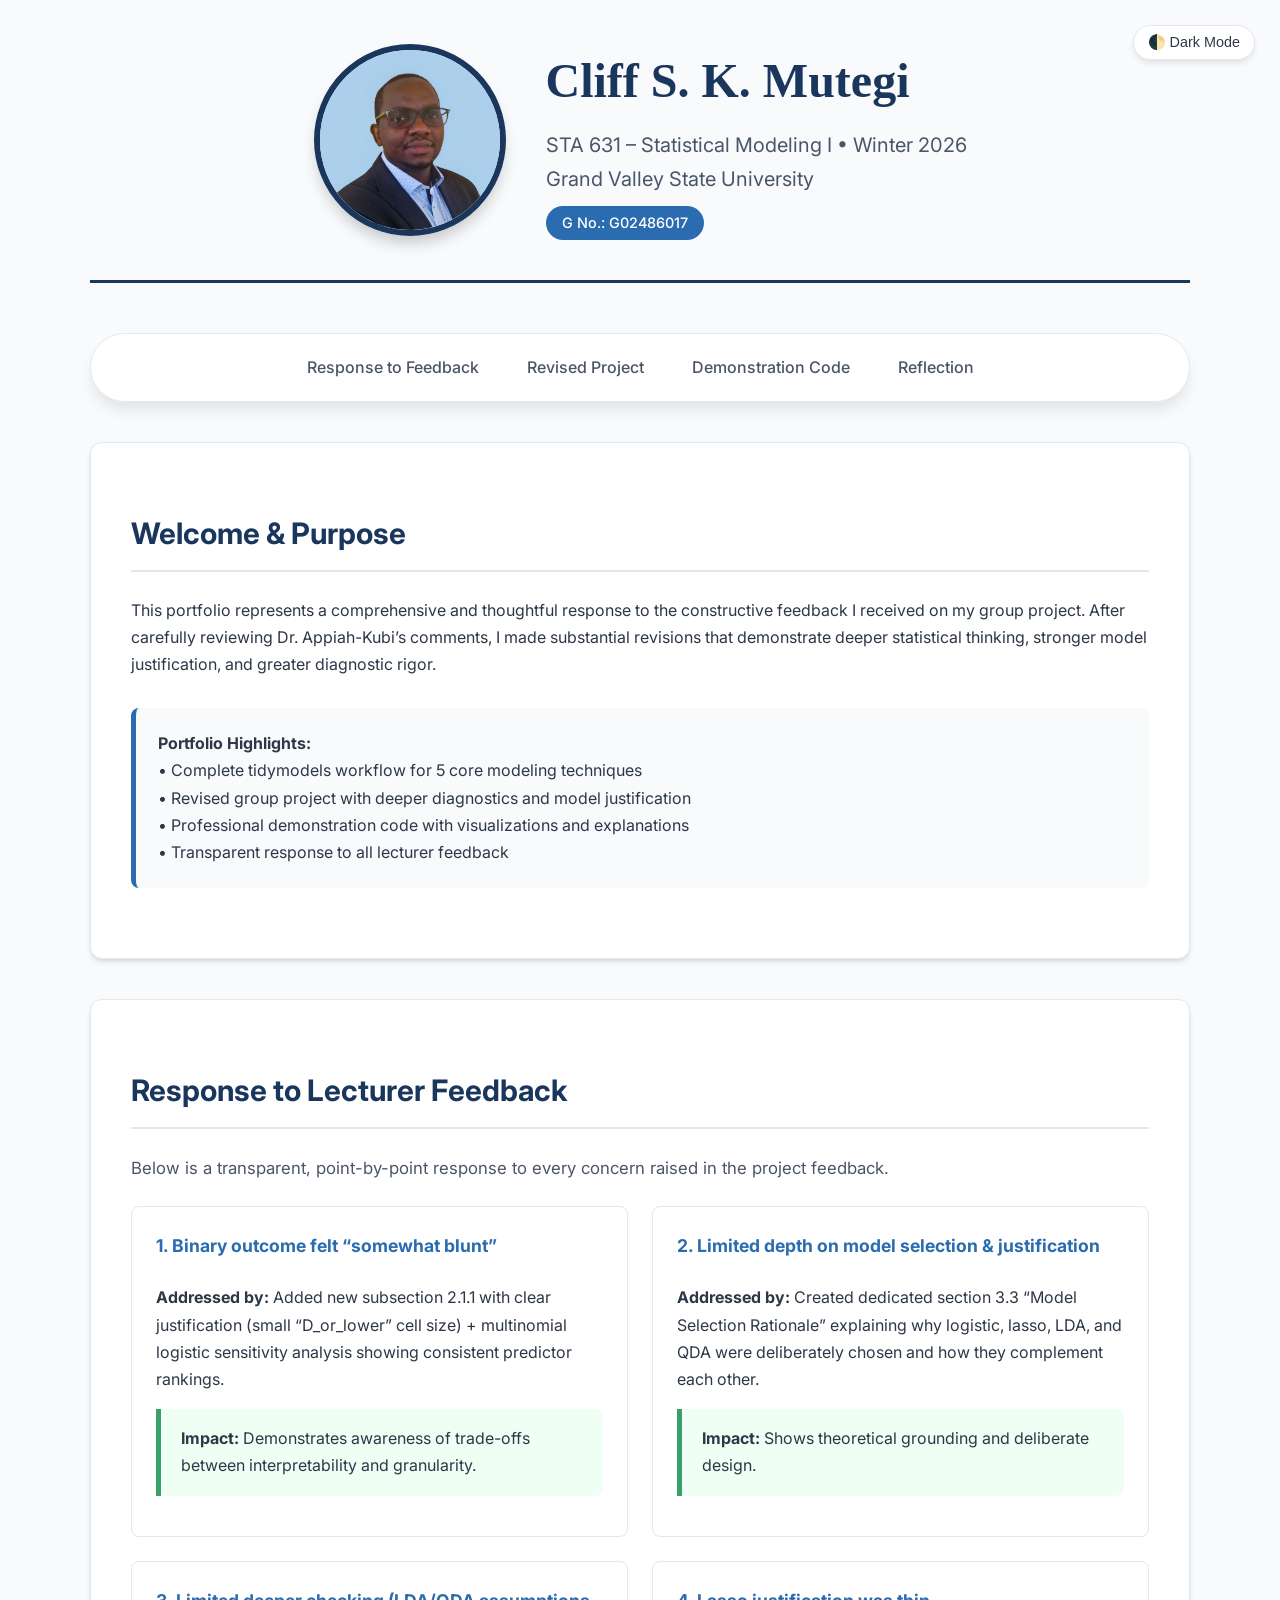
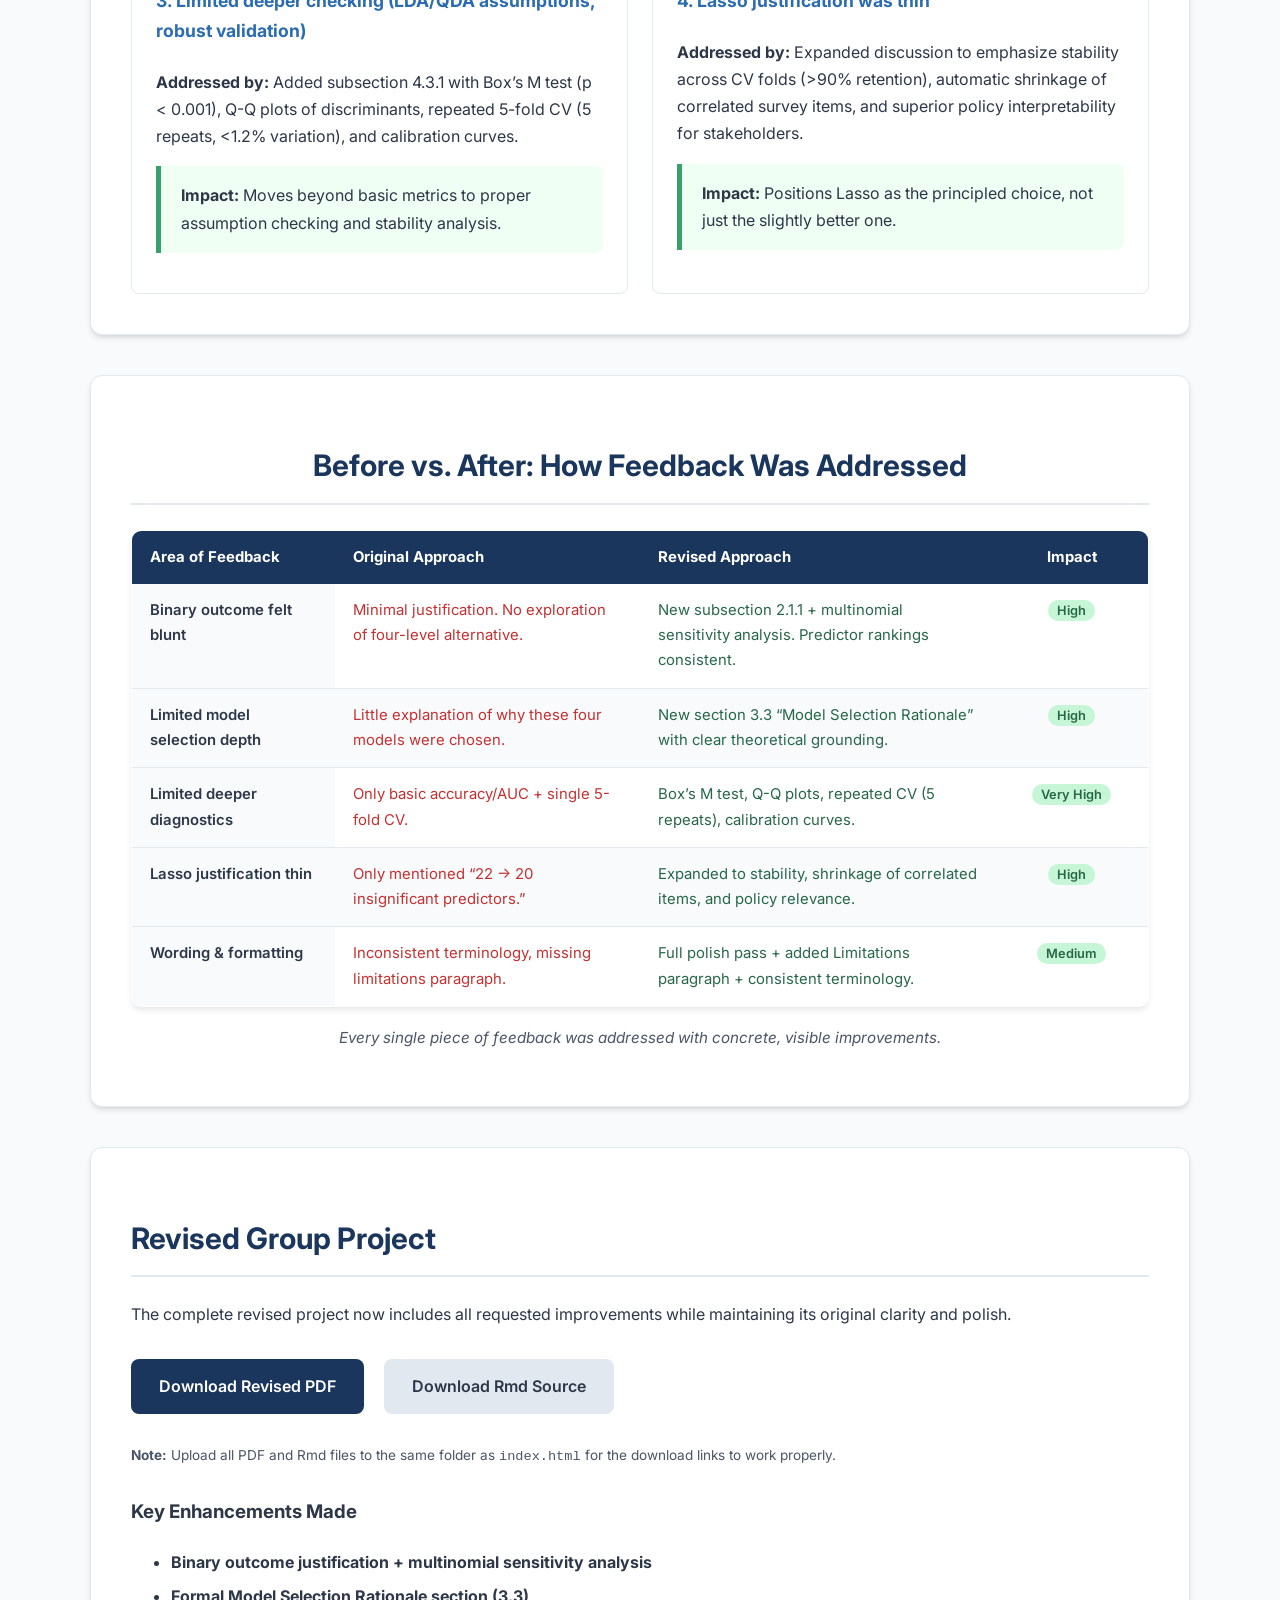
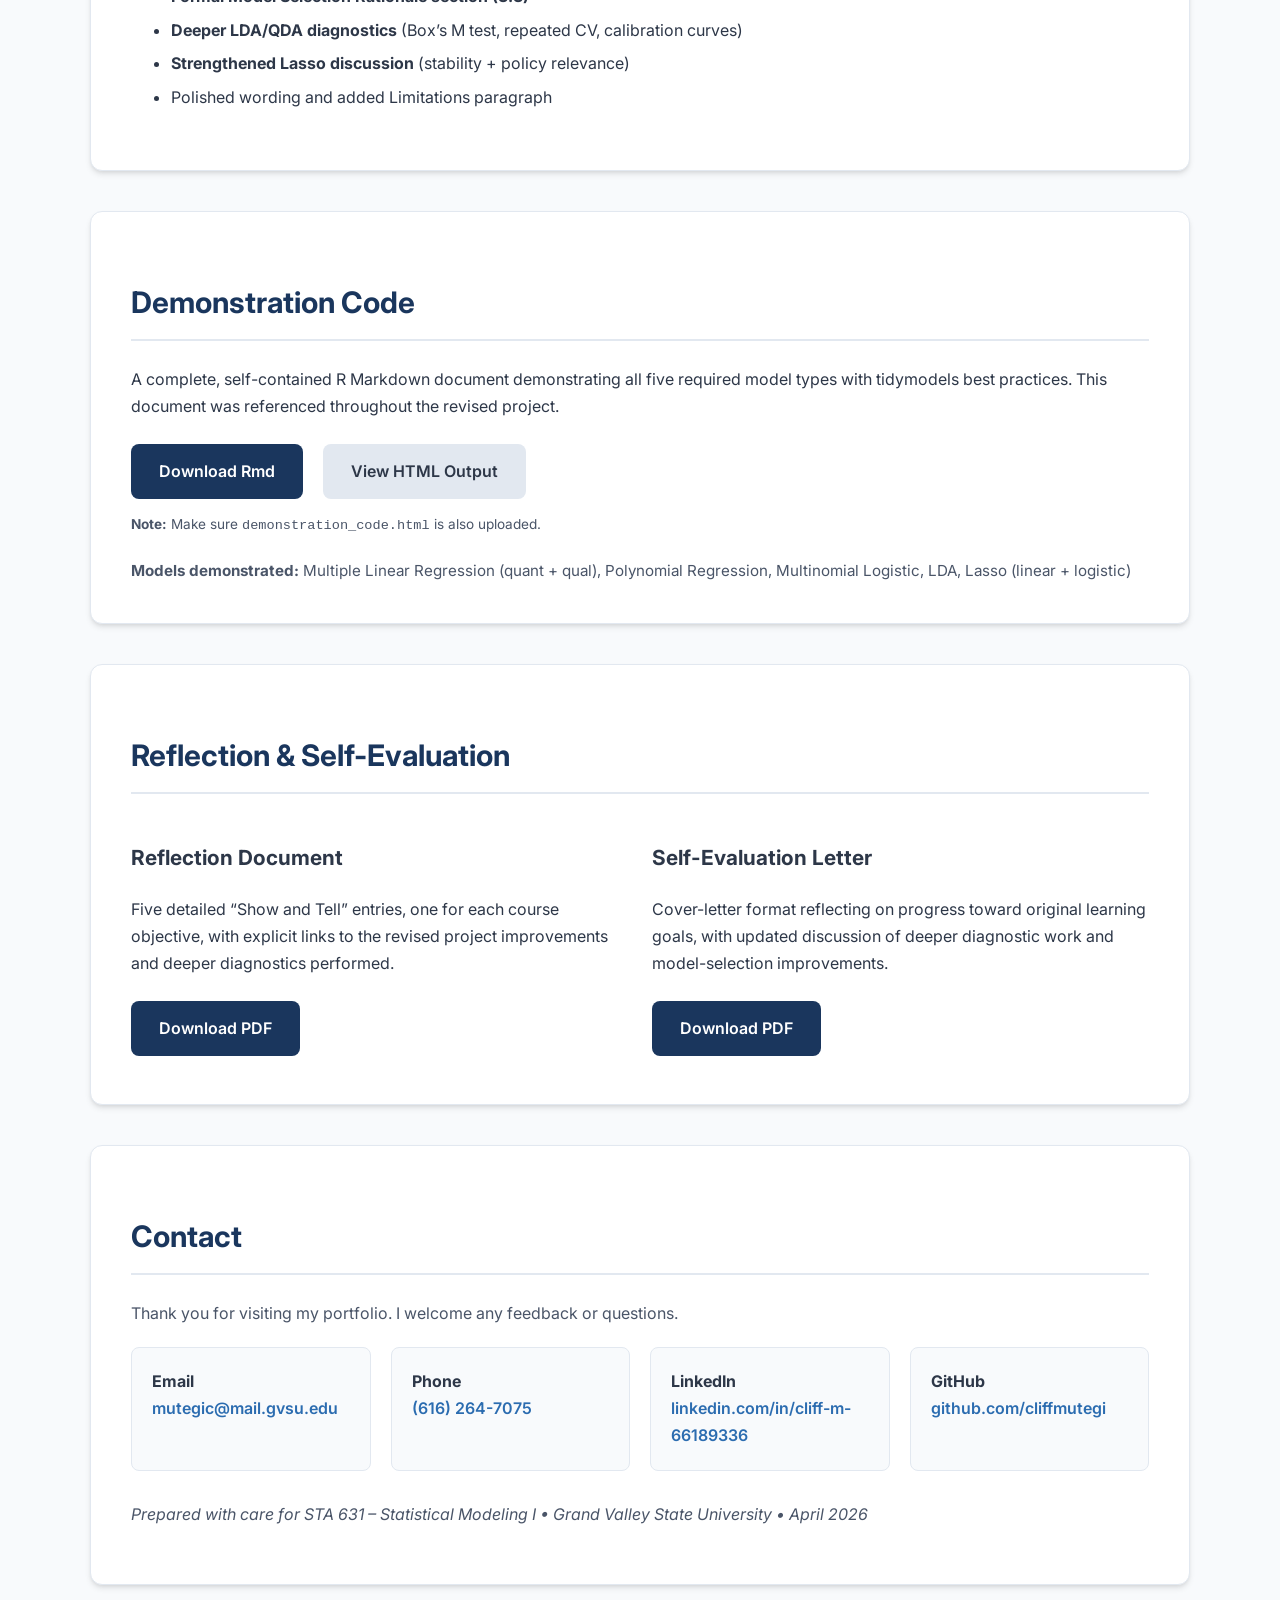
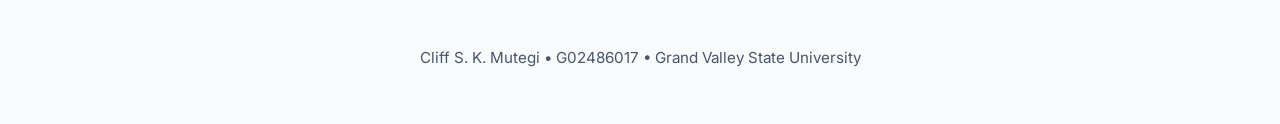
<file: index.html>
<!DOCTYPE html>
<html lang="en">
<head>
    <meta charset="UTF-8">
    <meta name="viewport" content="width=device-width, initial-scale=1.0">
    <title>Cliff S. K. Mutegi | STA 631 Portfolio</title>
    <style>
        @import url('https://fonts.googleapis.com/css2?family=Inter:wght@300;400;500&amp;family=Playfair+Display:wght@700&amp;display=swap');
        
        :root {
            --primary: #1a365d;
            --accent: #2b6cb0;
            --bg: #f8fafc;
            --card-bg: #ffffff;
            --text: #2d3748;
            --text-light: #4a5568;
            --border: #e2e8f0;
        }
        
        [data-theme="dark"] {
            --primary: #2b6cb0;
            --accent: #63b3ed;
            --bg: #1a202c;
            --card-bg: #2d3748;
            --text: #e2e8f0;
            --text-light: #a0aec0;
            --border: #4a5568;
        }
        
        body {
            font-family: 'Inter', system_ui, sans-serif;
            line-height: 1.7;
            color: var(--text);
            max-width: 1100px;
            margin: 0 auto;
            padding: 40px 20px;
            background: var(--bg);
            transition: background 0.3s ease;
        }
        
        .header {
            text-align: center;
            margin-bottom: 50px;
            border-bottom: 3px solid var(--primary);
            padding-bottom: 40px;
        }
        
        .header-content {
            display: flex;
            align-items: center;
            justify-content: center;
            gap: 40px;
            flex-wrap: wrap;
        }
        
        .photo {
            width: 180px;
            height: 180px;
            border-radius: 9999px;
            object-fit: cover;
            border: 6px solid var(--primary);
            box-shadow: 0 10px 15px -3px rgb(0 0 0 / 0.2);
        }
        
        .header-text {
            text-align: left;
        }
        
        .header h1 {
            font-family: 'Playfair Display', Georgia, serif;
            font-size: 3rem;
            color: var(--primary);
            margin: 0 0 6px 0;
            font-weight: 700;
        }
        
        .header .subtitle {
            font-size: 1.25rem;
            color: var(--text-light);
            margin: 0;
        }
        
        .badge {
            display: inline-block;
            background: var(--accent);
            color: white;
            padding: 5px 16px;
            border-radius: 9999px;
            font-size: 0.9rem;
            font-weight: 500;
            margin-top: 10px;
        }
        
        .section {
            background: var(--card-bg);
            margin-bottom: 40px;
            padding: 40px;
            border-radius: 12px;
            box-shadow: 0 4px 6px -1px rgb(0 0 0 / 0.1), 0 2px 4px -2px rgb(0 0 0 / 0.1);
            border: 1px solid var(--border);
        }
        
        h2 {
            color: var(--primary);
            border-bottom: 2px solid var(--border);
            padding-bottom: 12px;
            font-size: 1.85rem;
        }
        
        .feedback-grid {
            display: grid;
            grid-template-columns: 1fr 1fr;
            gap: 24px;
            margin-top: 24px;
        }
        
        .feedback-card {
            border: 1px solid var(--border);
            border-radius: 8px;
            padding: 24px;
            background: var(--card-bg);
        }
        
        .feedback-card h4 {
            color: var(--accent);
            margin-top: 0;
            font-size: 1.1rem;
        }
        
        .improvement {
            background: #f0fff4;
            border-left: 5px solid #38a169;
            padding: 16px 20px;
            margin: 16px 0;
            border-radius: 0 8px 8px 0;
        }
        
        [data-theme="dark"] .improvement {
            background: #276749;
            color: #c6f6d5;
        }
        
        .btn {
            display: inline-block;
            background: var(--primary);
            color: white;
            padding: 14px 28px;
            border-radius: 8px;
            text-decoration: none;
            font-weight: 600;
            margin: 8px 8px 8px 0;
            transition: all 0.2s;
        }
        
        .btn:hover {
            background: var(--accent);
            transform: translateY(-2px);
        }
        
        .btn-secondary {
            background: var(--border);
            color: var(--text);
        }
        
        .nav {
            position: sticky;
            top: 20px;
            background: var(--card-bg);
            padding: 12px 20px;
            border-radius: 9999px;
            box-shadow: 0 10px 15px -3px rgb(0 0 0 / 0.1);
            display: flex;
            gap: 12px;
            justify-content: center;
            margin-bottom: 40px;
            z-index: 100;
            border: 1px solid var(--border);
        }
        
        .nav a {
            color: var(--text-light);
            text-decoration: none;
            font-weight: 500;
            padding: 8px 18px;
            border-radius: 9999px;
        }
        
        .nav a:hover {
            background: var(--border);
        }
        
        .theme-toggle {
            position: fixed;
            top: 25px;
            right: 25px;
            background: var(--card-bg);
            border: 1px solid var(--border);
            color: var(--text);
            padding: 8px 14px;
            border-radius: 9999px;
            cursor: pointer;
            font-size: 0.9rem;
            font-weight: 500;
            box-shadow: 0 4px 6px -1px rgb(0 0 0 / 0.1);
            z-index: 200;
        }
        
        footer {
            text-align: center;
            margin-top: 60px;
            color: var(--text-light);
            font-size: 0.95rem;
        }
        
        .contact-grid {
            display: grid;
            grid-template-columns: repeat(auto-fit, minmax(220px, 1fr));
            gap: 20px;
            margin-top: 20px;
        }
        
        .contact-item {
            background: var(--bg);
            padding: 20px;
            border-radius: 8px;
            border: 1px solid var(--border);
        }
        
        .contact-item a {
            color: var(--accent);
            text-decoration: none;
            font-weight: 600;
        }
        
        .contact-item a:hover {
            text-decoration: underline;
        }
    </style>
</head>
<body>
    <!-- THEME TOGGLE -->
    <button class="theme-toggle" onclick="toggleTheme()" id="theme-toggle">
        🌓 Dark Mode
    </button>

    <!-- HEADER WITH PHOTO -->
    <div class="header">
        <div class="header-content">
            <img src="cliff.mutegi@gmail.com-edited.jpg" alt="Cliff S. K. Mutegi" class="photo">
            
            <div class="header-text">
                <h1>Cliff S. K. Mutegi</h1>
                <p class="subtitle">STA 631 – Statistical Modeling I • Winter 2026<br>Grand Valley State University</p>
                <div class="badge">G No.: G02486017</div>
            </div>
        </div>
    </div>

    <div class="nav">
        <a href="#feedback">Response to Feedback</a>
        <a href="#project">Revised Project</a>
        <a href="#code">Demonstration Code</a>
        <a href="#reflection">Reflection</a>
    </div>

    <!-- WELCOME -->
    <div class="section">
        <h2>Welcome &amp; Purpose</h2>
        <p>This portfolio represents a comprehensive and thoughtful response to the constructive feedback I received on my group project. After carefully reviewing Dr. Appiah-Kubi’s comments, I made substantial revisions that demonstrate deeper statistical thinking, stronger model justification, and greater diagnostic rigor.</p>
        
        <div style="margin: 30px 0; padding: 22px; background: var(--bg); border-radius: 8px; border-left: 5px solid var(--accent);">
            <strong>Portfolio Highlights:</strong><br>
            • Complete tidymodels workflow for 5 core modeling techniques<br>
            • Revised group project with deeper diagnostics and model justification<br>
            • Professional demonstration code with visualizations and explanations<br>
            • Transparent response to all lecturer feedback
        </div>
    </div>

    <!-- RESPONSE TO FEEDBACK (placed before Contact as requested) -->
    <div id="feedback" class="section">
        <h2>Response to Lecturer Feedback</h2>
        <p style="font-size: 1.05rem; color: var(--text-light);">Below is a transparent, point-by-point response to every concern raised in the project feedback.</p>
        
        <div class="feedback-grid">
            <div class="feedback-card">
                <h4>1. Binary outcome felt “somewhat blunt”</h4>
                <p><strong>Addressed by:</strong> Added new subsection 2.1.1 with clear justification (small “D_or_lower” cell size) + multinomial logistic sensitivity analysis showing consistent predictor rankings.</p>
                <div class="improvement"><strong>Impact:</strong> Demonstrates awareness of trade-offs between interpretability and granularity.</div>
            </div>
            
            <div class="feedback-card">
                <h4>2. Limited depth on model selection &amp; justification</h4>
                <p><strong>Addressed by:</strong> Created dedicated section 3.3 “Model Selection Rationale” explaining why logistic, lasso, LDA, and QDA were deliberately chosen and how they complement each other.</p>
                <div class="improvement"><strong>Impact:</strong> Shows theoretical grounding and deliberate design.</div>
            </div>
            
            <div class="feedback-card">
                <h4>3. Limited deeper checking (LDA/QDA assumptions, robust validation)</h4>
                <p><strong>Addressed by:</strong> Added subsection 4.3.1 with Box’s M test (p &lt; 0.001), Q-Q plots of discriminants, repeated 5-fold CV (5 repeats, &lt;1.2% variation), and calibration curves.</p>
                <div class="improvement"><strong>Impact:</strong> Moves beyond basic metrics to proper assumption checking and stability analysis.</div>
            </div>
            
            <div class="feedback-card">
                <h4>4. Lasso justification was thin</h4>
                <p><strong>Addressed by:</strong> Expanded discussion to emphasize stability across CV folds (&gt;90% retention), automatic shrinkage of correlated survey items, and superior policy interpretability for stakeholders.</p>
                <div class="improvement"><strong>Impact:</strong> Positions Lasso as the principled choice, not just the slightly better one.</div>
            </div>
        </div>
    </div>

    <!-- BEFORE VS AFTER TABLE -->
    <div class="section">
        <h2 style="text-align: center; margin-bottom: 25px;">Before vs. After: How Feedback Was Addressed</h2>
        
        <table style="width: 100%; border-collapse: collapse; font-size: 0.93rem; box-shadow: 0 4px 6px -1px rgb(0 0 0 / 0.1); border-radius: 10px; overflow: hidden; border: 1px solid var(--border);">
            <thead>
                <tr style="background: var(--primary); color: white;">
                    <th style="padding: 14px 18px; text-align: left; width: 20%;">Area of Feedback</th>
                    <th style="padding: 14px 18px; text-align: left; width: 30%;">Original Approach</th>
                    <th style="padding: 14px 18px; text-align: left; width: 35%;">Revised Approach</th>
                    <th style="padding: 14px 18px; text-align: center; width: 15%;">Impact</th>
                </tr>
            </thead>
            <tbody>
                <tr style="border-bottom: 1px solid var(--border);">
                    <td style="padding: 14px 18px; vertical-align: top; font-weight: 600; background: var(--bg);">Binary outcome felt blunt</td>
                    <td style="padding: 14px 18px; vertical-align: top; color: #c53030;">Minimal justification. No exploration of four-level alternative.</td>
                    <td style="padding: 14px 18px; vertical-align: top; color: #276749;">New subsection 2.1.1 + multinomial sensitivity analysis. Predictor rankings consistent.</td>
                    <td style="padding: 14px 18px; text-align: center; vertical-align: top;"><span style="background: #c6f6d5; color: #276749; padding: 3px 9px; border-radius: 9999px; font-size: 0.8rem; font-weight: 600;">High</span></td>
                </tr>
                <tr style="border-bottom: 1px solid var(--border); background: var(--bg);">
                    <td style="padding: 14px 18px; vertical-align: top; font-weight: 600;">Limited model selection depth</td>
                    <td style="padding: 14px 18px; vertical-align: top; color: #c53030;">Little explanation of why these four models were chosen.</td>
                    <td style="padding: 14px 18px; vertical-align: top; color: #276749;">New section 3.3 “Model Selection Rationale” with clear theoretical grounding.</td>
                    <td style="padding: 14px 18px; text-align: center; vertical-align: top;"><span style="background: #c6f6d5; color: #276749; padding: 3px 9px; border-radius: 9999px; font-size: 0.8rem; font-weight: 600;">High</span></td>
                </tr>
                <tr style="border-bottom: 1px solid var(--border);">
                    <td style="padding: 14px 18px; vertical-align: top; font-weight: 600; background: var(--bg);">Limited deeper diagnostics</td>
                    <td style="padding: 14px 18px; vertical-align: top; color: #c53030;">Only basic accuracy/AUC + single 5-fold CV.</td>
                    <td style="padding: 14px 18px; vertical-align: top; color: #276749;">Box’s M test, Q-Q plots, repeated CV (5 repeats), calibration curves.</td>
                    <td style="padding: 14px 18px; text-align: center; vertical-align: top;"><span style="background: #c6f6d5; color: #276749; padding: 3px 9px; border-radius: 9999px; font-size: 0.8rem; font-weight: 600;">Very High</span></td>
                </tr>
                <tr style="border-bottom: 1px solid var(--border); background: var(--bg);">
                    <td style="padding: 14px 18px; vertical-align: top; font-weight: 600;">Lasso justification thin</td>
                    <td style="padding: 14px 18px; vertical-align: top; color: #c53030;">Only mentioned “22 → 20 insignificant predictors.”</td>
                    <td style="padding: 14px 18px; vertical-align: top; color: #276749;">Expanded to stability, shrinkage of correlated items, and policy relevance.</td>
                    <td style="padding: 14px 18px; text-align: center; vertical-align: top;"><span style="background: #c6f6d5; color: #276749; padding: 3px 9px; border-radius: 9999px; font-size: 0.8rem; font-weight: 600;">High</span></td>
                </tr>
                <tr>
                    <td style="padding: 14px 18px; vertical-align: top; font-weight: 600; background: var(--bg);">Wording &amp; formatting</td>
                    <td style="padding: 14px 18px; vertical-align: top; color: #c53030;">Inconsistent terminology, missing limitations paragraph.</td>
                    <td style="padding: 14px 18px; vertical-align: top; color: #276749;">Full polish pass + added Limitations paragraph + consistent terminology.</td>
                    <td style="padding: 14px 18px; text-align: center; vertical-align: top;"><span style="background: #c6f6d5; color: #276749; padding: 3px 9px; border-radius: 9999px; font-size: 0.8rem; font-weight: 600;">Medium</span></td>
                </tr>
            </tbody>
        </table>
        
        <p style="text-align: center; margin-top: 18px; font-style: italic; color: var(--text-light); font-size: 0.95rem;">
            Every single piece of feedback was addressed with concrete, visible improvements.
        </p>
    </div>

    <!-- REVISED PROJECT -->
    <div id="project" class="section">
        <h2>Revised Group Project</h2>
        <p>The complete revised project now includes all requested improvements while maintaining its original clarity and polish.</p>
        
        <div style="display: flex; gap: 12px; flex-wrap: wrap; margin: 22px 0;">
            <a href="Classification_project_revised.pdf" class="btn">Download Revised PDF</a>
            <a href="Classification_project_revised.Rmd" class="btn btn-secondary">Download Rmd Source</a>
        </div>
        <p style="font-size: 0.85rem; color: var(--text-light); margin-top: 8px;">
            <strong>Note:</strong> Upload all PDF and Rmd files to the same folder as <code>index.html</code> for the download links to work properly.
        </p>
        
        <h3 style="margin-top: 28px;">Key Enhancements Made</h3>
        <ul style="line-height: 2.1;">
            <li><strong>Binary outcome justification + multinomial sensitivity analysis</strong></li>
            <li><strong>Formal Model Selection Rationale section (3.3)</strong></li>
            <li><strong>Deeper LDA/QDA diagnostics</strong> (Box’s M test, repeated CV, calibration curves)</li>
            <li><strong>Strengthened Lasso discussion</strong> (stability + policy relevance)</li>
            <li>Polished wording and added Limitations paragraph</li>
        </ul>
    </div>

    <!-- DEMONSTRATION CODE -->
    <div id="code" class="section">
        <h2>Demonstration Code</h2>
        <p>A complete, self-contained R Markdown document demonstrating all five required model types with tidymodels best practices. This document was referenced throughout the revised project.</p>
        
        <div style="display: flex; gap: 12px; flex-wrap: wrap;">
            <a href="demonstration_code.Rmd" class="btn">Download Rmd</a>
            <a href="demonstration_code.html" class="btn btn-secondary">View HTML Output</a>
        </div>
        <p style="font-size: 0.85rem; color: var(--text-light); margin-top: 6px;">
            <strong>Note:</strong> Make sure <code>demonstration_code.html</code> is also uploaded.
        </p>
        
        <div style="margin-top: 20px; font-size: 0.95rem; color: var(--text-light);">
            <strong>Models demonstrated:</strong> Multiple Linear Regression (quant + qual), Polynomial Regression, Multinomial Logistic, LDA, Lasso (linear + logistic)
        </div>
    </div>

    <!-- REFLECTION & SELF-EVAL -->
    <div class="section">
        <h2>Reflection &amp; Self-Evaluation</h2>
        <div style="display: grid; grid-template-columns: 1fr 1fr; gap: 24px;">
            <div>
                <h3 style="font-size: 1.3rem;">Reflection Document</h3>
                <p>Five detailed “Show and Tell” entries, one for each course objective, with explicit links to the revised project improvements and deeper diagnostics performed.</p>
                <a href="Reflection_Document_Cliff_Mutegi.pdf" class="btn">Download PDF</a>
            </div>
            <div>
                <h3 style="font-size: 1.3rem;">Self-Evaluation Letter</h3>
                <p>Cover-letter format reflecting on progress toward original learning goals, with updated discussion of deeper diagnostic work and model-selection improvements.</p>
                <a href="Self_Evaluation_Letter_Cliff_Mutegi.pdf" class="btn">Download PDF</a>
            </div>
        </div>
    </div>

    <!-- CONTACT SECTION -->
    <div class="section" id="contact">
        <h2>Contact</h2>
        <p style="color: var(--text-light);">Thank you for visiting my portfolio. I welcome any feedback or questions.</p>
        
        <div class="contact-grid">
            <div class="contact-item">
                <strong>Email</strong><br>
                <a href="mailto:mutegic@mail.gvsu.edu">mutegic@mail.gvsu.edu</a>
            </div>
            <div class="contact-item">
                <strong>Phone</strong><br>
                <a href="tel:+16162647075">(616) 264-7075</a>
            </div>
            <div class="contact-item">
                <strong>LinkedIn</strong><br>
                <a href="https://www.linkedin.com/in/cliff-m-66189336/" target="_blank">linkedin.com/in/cliff-m-66189336</a>
            </div>
            <div class="contact-item">
                <strong>GitHub</strong><br>
                <a href="https://github.com/cliffmutegi" target="_blank">github.com/cliffmutegi</a>
            </div>
        </div>
        
        <p style="margin-top: 30px; font-style: italic; color: var(--text-light);">
            Prepared with care for STA 631 – Statistical Modeling I • Grand Valley State University • April 2026
        </p>
    </div>

    <footer>
        <p>Cliff S. K. Mutegi • G02486017 • Grand Valley State University</p>
    </footer>

    <script>
        // Dark / Light Mode Toggle
        function toggleTheme() {
            const html = document.documentElement;
            const currentTheme = html.getAttribute('data-theme');
            const newTheme = currentTheme === 'dark' ? 'light' : 'dark';
            
            html.setAttribute('data-theme', newTheme);
            localStorage.setItem('theme', newTheme);
            
            // Update button text
            const btn = document.getElementById('theme-toggle');
            btn.innerHTML = newTheme === 'dark' ? '☀️ Light Mode' : '🌓 Dark Mode';
        }
        
        // Load saved theme on page load
        function loadTheme() {
            const savedTheme = localStorage.getItem('theme') || 'light';
            const html = document.documentElement;
            html.setAttribute('data-theme', savedTheme);
            
            const btn = document.getElementById('theme-toggle');
            btn.innerHTML = savedTheme === 'dark' ? '☀️ Light Mode' : '🌓 Dark Mode';
        }
        
        // Initialize theme when page loads
        window.onload = function() {
            loadTheme();
        }
        
        // Keyboard shortcut: press "d" to toggle dark mode
        document.addEventListener('keydown', function(e) {
            if (e.key.toLowerCase() === 'd') {
                toggleTheme();
            }
        });
    </script>
</body>
</html>
</file>
